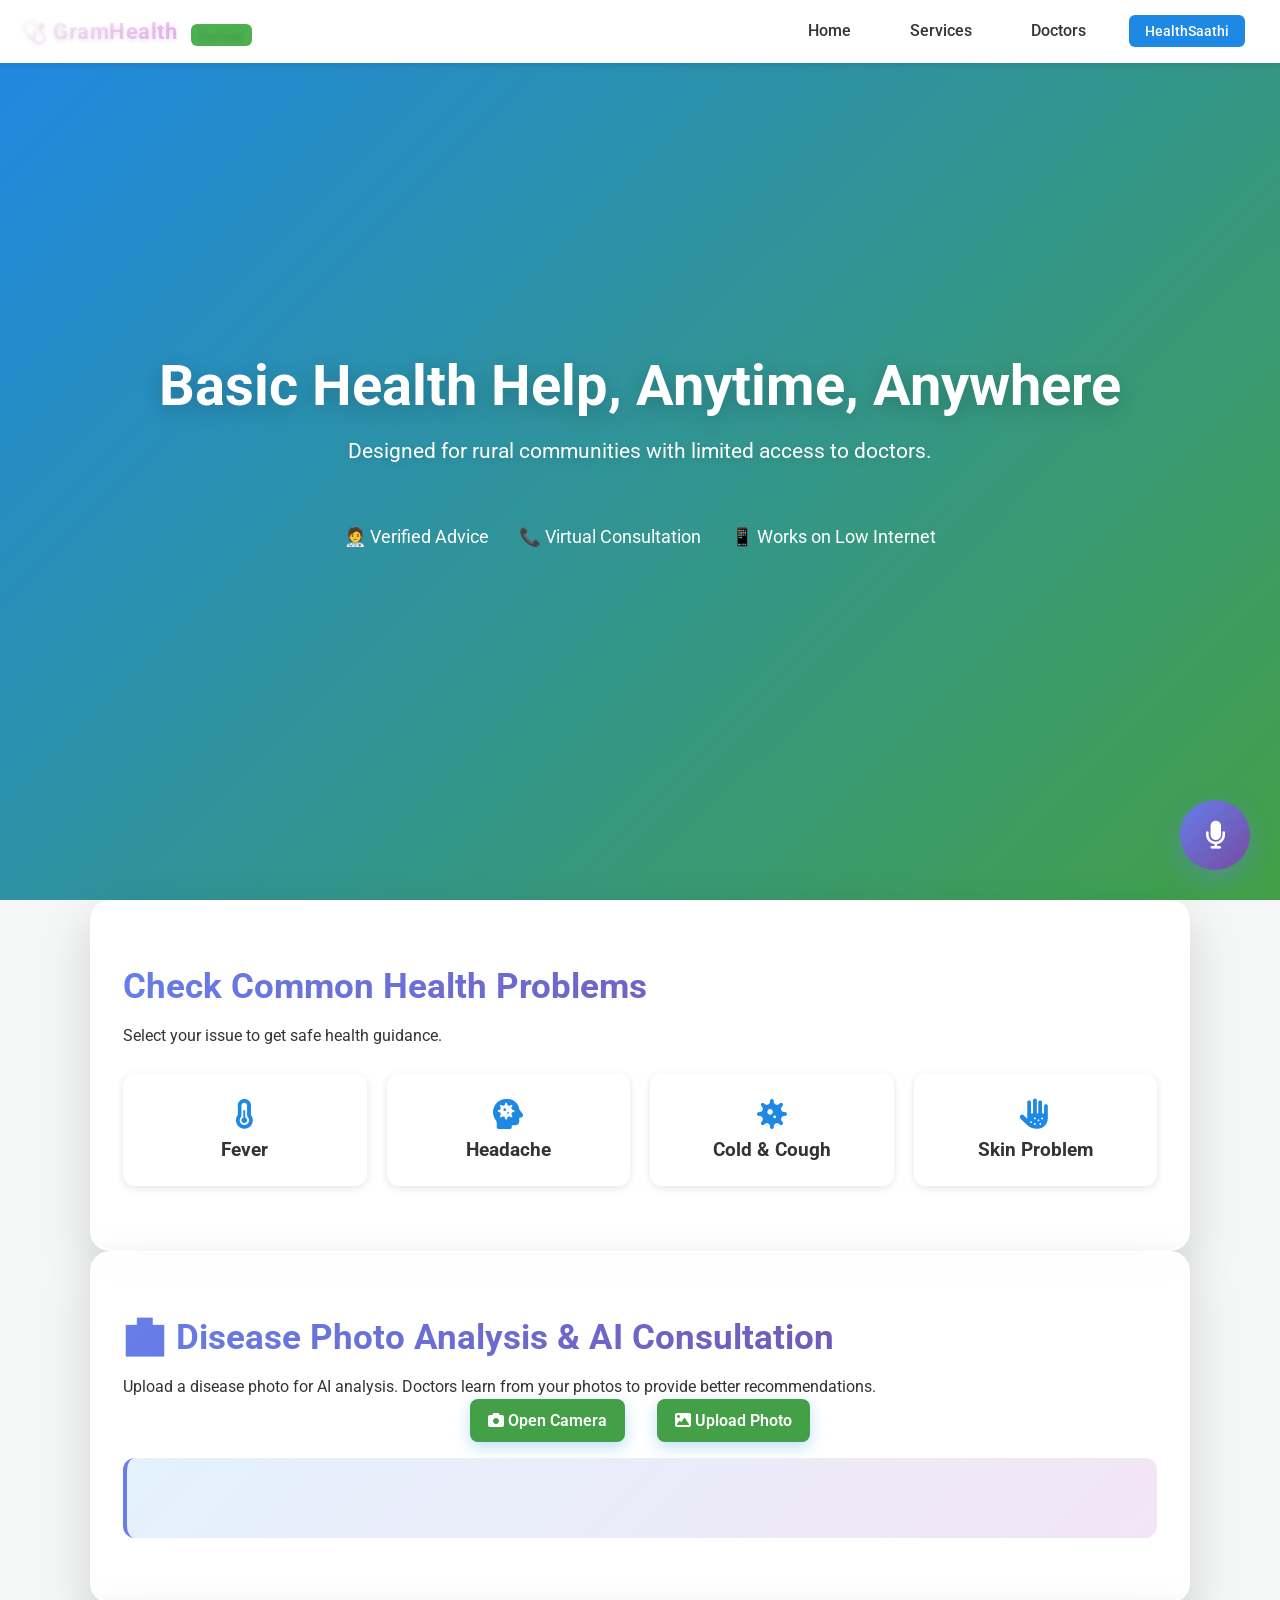
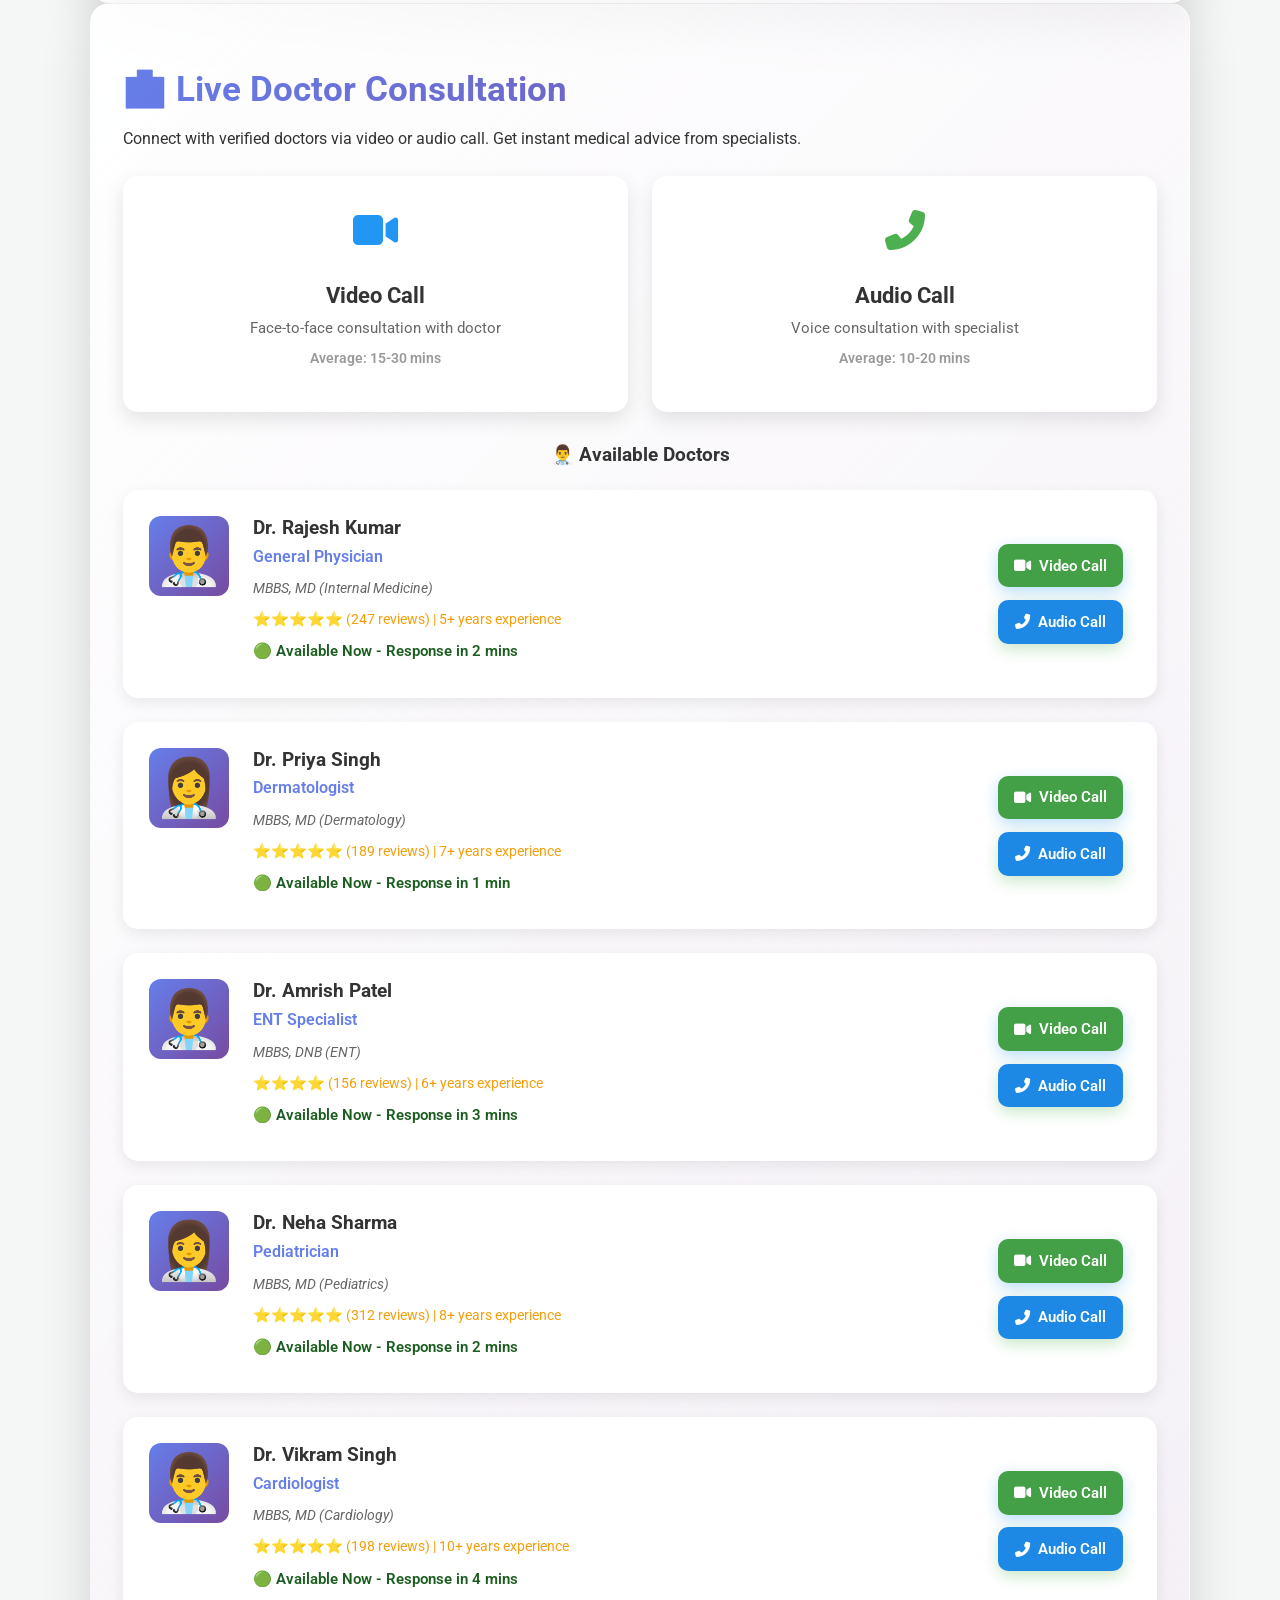
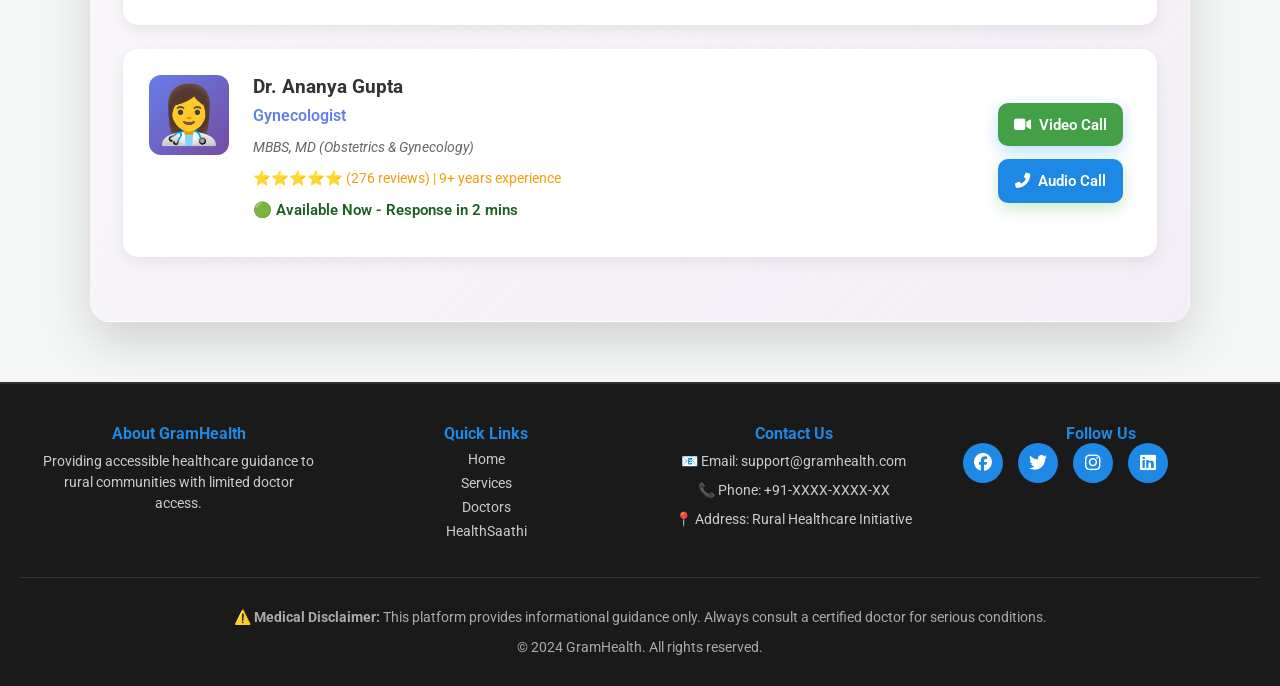
<file: hack.html>
<!DOCTYPE html>
<html lang="en">
<head>
<meta charset="UTF-8">
<meta name="viewport" content="width=device-width, initial-scale=1.0">
<title>GramHealth | Rural Healthcare Assistant</title>

<!-- Fonts & Icons -->
<link href="https://fonts.googleapis.com/css2?family=Roboto:wght@300;400;700&display=swap" rel="stylesheet">
<link rel="stylesheet" href="https://cdnjs.cloudflare.com/ajax/libs/font-awesome/6.5.0/css/all.min.css">
<link rel="stylesheet" href="style.css">

<style>
/* ================= GLOBAL ================= */
html {
    scroll-behavior: smooth;
}

body {
    margin: 0;
    font-family: 'Roboto', sans-serif;
    background: #f4f7f6;
    color: #333;
}

h1, h2 {
    margin-bottom: 10px;
}

p {
    line-height: 1.6;
}

.btn {
    padding: 12px 18px;
    border: none;
    border-radius: 8px;
    cursor: pointer;
    font-size: 16px;
}

.btn-primary {
    background: #1e88e5;
    color: #fff;
}

.btn-secondary {
    background: #43a047;
    color: #fff;
}

section {
    padding: 50px 20px;
}

/* ================= HEADER ================= */
header {
    background: #ffffff;
    padding: 15px 20px;
    display: flex;
    justify-content: space-between;
    align-items: center;
    box-shadow: 0 2px 5px rgba(0,0,0,0.1);
}

.logo {
    font-size: 22px;
    font-weight: bold;
}

.badge {
    background: #4caf50;
    color: #fff;
    padding: 4px 8px;
    border-radius: 6px;
    font-size: 12px;
    margin-left: 8px;
}

nav a {
    margin-right: 15px;
    text-decoration: none;
    color: #333;
    font-weight: 500;
}

.external-link {
    display: inline-block;
    background: #1e88e5;
    color: #fff;
    padding: 8px 16px;
    border-radius: 6px;
    text-decoration: none;
    font-weight: 500;
    font-size: 14px;
    transition: background 0.3s;
}

.external-link:hover {
    background: #1565c0;
}

/* ================= HERO ================= */
.hero {
    background: linear-gradient(135deg, #1e88e5, #43a047);
    color: #fff;
    text-align: center;
    padding: 70px 20px;
}

.hero-icons {
    display: flex;
    justify-content: center;
    gap: 30px;
    margin-top: 25px;
    flex-wrap: wrap;
}

.hero-icons div {
    font-size: 18px;
}

/* ================= CARD SECTIONS ================= */
.card-section {
    max-width: 1100px;
    margin: auto;
}

.cards {
    display: grid;
    grid-template-columns: repeat(auto-fit, minmax(200px, 1fr));
    gap: 20px;
    margin-top: 25px;
}

.card {
    background: #fff;
    padding: 25px;
    border-radius: 12px;
    box-shadow: 0 2px 8px rgba(0,0,0,0.1);
    text-align: center;
    cursor: pointer;
}

.card i {
    font-size: 30px;
    margin-bottom: 10px;
    color: #1e88e5;
}

/* ================= CHATBOT ================= */
.modal {
    display: none;
    position: fixed;
    inset: 0;
    background: rgba(0,0,0,0.6);
}

.modal-content {
    background: #fff;
    max-width: 400px;
    margin: 60px auto;
    border-radius: 12px;
    padding: 20px;
    display: flex;
    flex-direction: column;
    height: 500px;
}

.close {
    text-align: right;
    font-size: 22px;
    cursor: pointer;
}

#chat {
    flex: 1;
    overflow-y: auto;
    margin: 10px 0;
}

.msg {
    margin-bottom: 10px;
    padding: 8px 12px;
    border-radius: 8px;
    max-width: 80%;
}

.bot {
    background: #e3f2fd;
}

.user {
    background: #c8e6c9;
    align-self: flex-end;
}

.input-area {
    display: flex;
    gap: 10px;
}

input {
    flex: 1;
    padding: 10px;
}

/* ================= FOOTER ================= */
footer {
    background: #1a1a1a;
    color: #fff;
    padding: 40px 20px 20px;
    font-size: 14px;
    margin-top: 60px;
}

.footer-container {
    display: grid;
    grid-template-columns: repeat(auto-fit, minmax(200px, 1fr));
    gap: 30px;
    max-width: 1200px;
    margin: 0 auto 30px;
}

.footer-section h4 {
    margin-top: 0;
    color: #1e88e5;
    font-size: 16px;
}

.footer-section p {
    margin: 8px 0;
    color: #ccc;
    line-height: 1.5;
}

.footer-section ul {
    list-style: none;
    padding: 0;
    margin: 0;
}

.footer-section ul li {
    margin: 8px 0;
}

.footer-section ul li a {
    color: #ccc;
    text-decoration: none;
    transition: color 0.3s;
}

.footer-section ul li a:hover {
    color: #1e88e5;
}

.social-links {
    display: flex;
    gap: 15px;
}

.social-links a {
    display: inline-flex;
    align-items: center;
    justify-content: center;
    width: 40px;
    height: 40px;
    background: #1e88e5;
    color: #fff;
    border-radius: 50%;
    text-decoration: none;
    transition: background 0.3s;
    font-size: 18px;
}

.social-links a:hover {
    background: #1565c0;
}

.footer-bottom {
    border-top: 1px solid #333;
    padding-top: 20px;
    text-align: center;
    color: #aaa;
}

.footer-bottom p {
    margin: 8px 0;
}
</style>
</head>

<body>

<!-- Voice Chat Assistant Button -->
<button id="voice-chat-btn" class="voice-chat-button" title="Open Voice Chat Assistant">
    <i class="fas fa-microphone"></i>
</button>

<!-- Voice Chat Assistant Modal -->
<div id="voice-chat-modal" class="voice-modal">
    <div class="voice-modal-content">
        <span class="close-voice">&times;</span>
        <div class="voice-header">
            <div class="audio-icon-container">
                <i class="fas fa-ear" id="ear-icon"></i>
            </div>
            <h2>Virtual Health Assistant</h2>
            <p class="subtitle">Not a replacement for doctors</p>
        </div>
        
        <div class="voice-chat-area">
            <div id="voice-messages" class="voice-messages">
                <div class="voice-message bot greeting-message">
                    <strong>👋 Hello!</strong> Tell me your health problem.
                </div>
            </div>
        </div>
        
        <div id="audio-waves" class="audio-waves" style="display:none;">
            <div class="wave"></div>
            <div class="wave"></div>
            <div class="wave"></div>
            <div class="wave"></div>
            <div class="wave"></div>
        </div>
        
        <div class="voice-input-area">
            <input type="text" id="voice-text-input" class="voice-input" placeholder="Or type your problem...">
            <button id="send-voice-text" class="send-btn">
                <i class="fas fa-paper-plane"></i>
            </button>
        </div>
        
        <div class="voice-controls">
            <button id="start-listening" class="voice-btn listening-btn">
                <i class="fas fa-microphone"></i> Start Listening
            </button>
            <button id="stop-listening" class="voice-btn stop-btn" style="display:none;">
                <i class="fas fa-stop-circle"></i> Stop
            </button>
            <button id="toggle-voice-output" class="voice-btn">
                <i class="fas fa-volume-up"></i> Voice ON
            </button>
        </div>
        
        <div class="voice-info">
            <p id="status-text">Ready to listen... 🎤</p>
        </div>
    </div>
</div>

<!-- ================= HEADER ================= -->
<header>
    <div class="logo">🩺 GramHealth <span class="badge">Verified</span></div>
    <nav>
        <a href="#home">Home</a>
        <a href="#services">Services</a>
        <a href="#doctor">Doctors</a>
        <a href="https://healthsaathi.zapier.app" target="_blank" class="external-link">HealthSaathi</a>
    </nav>
</header>

<!-- ================= HERO ================= -->
<section class="hero" id="home">
    <h1>Basic Health Help, Anytime, Anywhere</h1>
    <p>Designed for rural communities with limited access to doctors.</p>

    <div class="hero-icons">
        <div>🧑‍⚕️ Verified Advice</div>
        <div>📞 Virtual Consultation</div>
        <div>📱 Works on Low Internet</div>
    </div>
</section>

<!-- ================= SERVICES ================= -->
<section class="card-section" id="services">
    <h2>Check Common Health Problems</h2>
    <p>Select your issue to get safe health guidance.</p>

    <div class="cards">
        <div class="card" onclick="startChat('fever')">
            <i class="fas fa-thermometer-half"></i>
            <h3>Fever</h3>
        </div>
        <div class="card" onclick="startChat('headache')">
            <i class="fas fa-head-side-virus"></i>
            <h3>Headache</h3>
        </div>
        <div class="card" onclick="startChat('cold')">
            <i class="fas fa-virus"></i>
            <h3>Cold & Cough</h3>
        </div>
        <div class="card" onclick="startChat('skin')">
            <i class="fas fa-allergies"></i>
            <h3>Skin Problem</h3>
        </div>
    </div>
</section>

<!-- ================= DISEASE PHOTO ANALYSIS ================= -->
<section class="card-section" id="photo-analysis">
    <h2>🏥 Disease Photo Analysis & AI Consultation</h2>
    <p>Upload a disease photo for AI analysis. Doctors learn from your photos to provide better recommendations.</p>
    
    <div class="analysis-container">
        <div class="upload-options">
            <button id="camera-btn" class="btn btn-secondary"><i class="fas fa-camera"></i> Open Camera</button>
            <label for="file-upload" class="btn btn-secondary" style="cursor:pointer; display:inline-block; margin:0 0.5rem; text-decoration:none;">
                <i class="fas fa-image"></i> Upload Photo
            </label>
            <input type="file" id="file-upload" accept="image/*" style="display:none;">
        </div>
        
        <video id="video" style="display:none; width:100%; max-width:400px; border-radius:10px; margin:1rem 0;"></video>
        <canvas id="canvas" style="display:none;"></canvas>
        <button id="capture-btn" class="btn btn-primary" style="display:none; margin:1rem 0;">
            <i class="fas fa-camera"></i> Capture & Analyze
        </button>
        
        <div id="analysis-result" class="analysis-result-box"></div>
        
        <div id="ai-response-section" style="display:none;" class="ai-response-section">
            <h3>🤖 AI Analysis & Doctor Recommendations</h3>
            <div id="ai-response" class="ai-response-box"></div>
            <button onclick="openBot()" class="btn btn-primary" style="margin-top:1rem;">
                <i class="fas fa-comments"></i> Chat with AI Doctor
            </button>
        </div>
    </div>
</section>

<!-- ================= LIVE DOCTOR CONSULTATION SECTION ================= -->
<section class="card-section" id="live-consultation">
    <h2>🏥 Live Doctor Consultation</h2>
    <p>Connect with verified doctors via video or audio call. Get instant medical advice from specialists.</p>
    
    <div class="consultation-options">
        <div class="option-card video-option">
            <i class="fas fa-video"></i>
            <h3>Video Call</h3>
            <p>Face-to-face consultation with doctor</p>
            <p class="time">Average: 15-30 mins</p>
        </div>
        <div class="option-card audio-option">
            <i class="fas fa-phone-alt"></i>
            <h3>Audio Call</h3>
            <p>Voice consultation with specialist</p>
            <p class="time">Average: 10-20 mins</p>
        </div>
    </div>

    <h3 style="margin-top:2rem; margin-bottom:1rem; text-align:center;">👨‍⚕️ Available Doctors</h3>
    
    <div class="doctors-list-section">
        <div class="doctor-list-card">
            <div class="doctor-info">
                <div class="doctor-avatar-circle">👨‍⚕️</div>
                <div class="doctor-details">
                    <h4>Dr. Rajesh Kumar</h4>
                    <p class="specialty">General Physician</p>
                    <p class="qualifications">MBBS, MD (Internal Medicine)</p>
                    <p class="rating">⭐⭐⭐⭐⭐ (247 reviews) | 5+ years experience</p>
                    <p class="status-info">🟢 Available Now - Response in 2 mins</p>
                </div>
            </div>
            <div class="doctor-actions">
                <button class="btn btn-secondary" onclick="initiateCall('Dr. Rajesh Kumar', 'video')">
                    <i class="fas fa-video"></i> Video Call
                </button>
                <button class="btn btn-primary" onclick="initiateCall('Dr. Rajesh Kumar', 'audio')">
                    <i class="fas fa-phone-alt"></i> Audio Call
                </button>
            </div>
        </div>

        <div class="doctor-list-card">
            <div class="doctor-info">
                <div class="doctor-avatar-circle">👩‍⚕️</div>
                <div class="doctor-details">
                    <h4>Dr. Priya Singh</h4>
                    <p class="specialty">Dermatologist</p>
                    <p class="qualifications">MBBS, MD (Dermatology)</p>
                    <p class="rating">⭐⭐⭐⭐⭐ (189 reviews) | 7+ years experience</p>
                    <p class="status-info">🟢 Available Now - Response in 1 min</p>
                </div>
            </div>
            <div class="doctor-actions">
                <button class="btn btn-secondary" onclick="initiateCall('Dr. Priya Singh', 'video')">
                    <i class="fas fa-video"></i> Video Call
                </button>
                <button class="btn btn-primary" onclick="initiateCall('Dr. Priya Singh', 'audio')">
                    <i class="fas fa-phone-alt"></i> Audio Call
                </button>
            </div>
        </div>

        <div class="doctor-list-card">
            <div class="doctor-info">
                <div class="doctor-avatar-circle">👨‍⚕️</div>
                <div class="doctor-details">
                    <h4>Dr. Amrish Patel</h4>
                    <p class="specialty">ENT Specialist</p>
                    <p class="qualifications">MBBS, DNB (ENT)</p>
                    <p class="rating">⭐⭐⭐⭐ (156 reviews) | 6+ years experience</p>
                    <p class="status-info">🟢 Available Now - Response in 3 mins</p>
                </div>
            </div>
            <div class="doctor-actions">
                <button class="btn btn-secondary" onclick="initiateCall('Dr. Amrish Patel', 'video')">
                    <i class="fas fa-video"></i> Video Call
                </button>
                <button class="btn btn-primary" onclick="initiateCall('Dr. Amrish Patel', 'audio')">
                    <i class="fas fa-phone-alt"></i> Audio Call
                </button>
            </div>
        </div>

        <div class="doctor-list-card">
            <div class="doctor-info">
                <div class="doctor-avatar-circle">👩‍⚕️</div>
                <div class="doctor-details">
                    <h4>Dr. Neha Sharma</h4>
                    <p class="specialty">Pediatrician</p>
                    <p class="qualifications">MBBS, MD (Pediatrics)</p>
                    <p class="rating">⭐⭐⭐⭐⭐ (312 reviews) | 8+ years experience</p>
                    <p class="status-info">🟢 Available Now - Response in 2 mins</p>
                </div>
            </div>
            <div class="doctor-actions">
                <button class="btn btn-secondary" onclick="initiateCall('Dr. Neha Sharma', 'video')">
                    <i class="fas fa-video"></i> Video Call
                </button>
                <button class="btn btn-primary" onclick="initiateCall('Dr. Neha Sharma', 'audio')">
                    <i class="fas fa-phone-alt"></i> Audio Call
                </button>
            </div>
        </div>

        <div class="doctor-list-card">
            <div class="doctor-info">
                <div class="doctor-avatar-circle">👨‍⚕️</div>
                <div class="doctor-details">
                    <h4>Dr. Vikram Singh</h4>
                    <p class="specialty">Cardiologist</p>
                    <p class="qualifications">MBBS, MD (Cardiology)</p>
                    <p class="rating">⭐⭐⭐⭐⭐ (198 reviews) | 10+ years experience</p>
                    <p class="status-info">🟢 Available Now - Response in 4 mins</p>
                </div>
            </div>
            <div class="doctor-actions">
                <button class="btn btn-secondary" onclick="initiateCall('Dr. Vikram Singh', 'video')">
                    <i class="fas fa-video"></i> Video Call
                </button>
                <button class="btn btn-primary" onclick="initiateCall('Dr. Vikram Singh', 'audio')">
                    <i class="fas fa-phone-alt"></i> Audio Call
                </button>
            </div>
        </div>

        <div class="doctor-list-card">
            <div class="doctor-info">
                <div class="doctor-avatar-circle">👩‍⚕️</div>
                <div class="doctor-details">
                    <h4>Dr. Ananya Gupta</h4>
                    <p class="specialty">Gynecologist</p>
                    <p class="qualifications">MBBS, MD (Obstetrics & Gynecology)</p>
                    <p class="rating">⭐⭐⭐⭐⭐ (276 reviews) | 9+ years experience</p>
                    <p class="status-info">🟢 Available Now - Response in 2 mins</p>
                </div>
            </div>
            <div class="doctor-actions">
                <button class="btn btn-secondary" onclick="initiateCall('Dr. Ananya Gupta', 'video')">
                    <i class="fas fa-video"></i> Video Call
                </button>
                <button class="btn btn-primary" onclick="initiateCall('Dr. Ananya Gupta', 'audio')">
                    <i class="fas fa-phone-alt"></i> Audio Call
                </button>
            </div>
        </div>
    </div>
</section>

<!-- ================= VIDEO CALL MODAL ================= -->
<div id="videoCallModal" class="modal">
    <div class="video-call-container">
        <div class="video-call-header">
            <h3>Video Consultation with <span id="doctorNameDisplay"></span></h3>
            <span class="close" onclick="endVideoCall()">&times;</span>
        </div>

        <div class="video-call-content">
            <div class="video-streams">
                <div class="video-box patient-video">
                    <div class="video-placeholder">
                        <i class="fas fa-camera"></i>
                        <p>Your Camera</p>
                    </div>
                    <p class="label">You</p>
                </div>

                <div class="video-box doctor-video">
                    <div class="video-placeholder doctor-video-placeholder">
                        <div class="doctor-avatar-large">👨‍⚕️</div>
                        <p id="doctorVideoName"></p>
                    </div>
                    <p class="label">Doctor</p>
                </div>
            </div>

            <div class="call-info">
                <p id="callTimer">00:00</p>
                <p id="callStatus">Connected ✓</p>
            </div>

            <div class="chat-section">
                <h4>💬 Chat with Doctor</h4>
                <div id="videoCallChat" class="video-call-chat"></div>
                <div class="chat-input-area">
                    <input type="text" id="videoChatInput" placeholder="Ask your question...">
                    <button onclick="sendVideoCallMessage()" class="btn btn-secondary" style="padding: 8px 16px;">
                        <i class="fas fa-paper-plane"></i> Send
                    </button>
                </div>
            </div>
        </div>

        <div class="video-controls">
            <button class="control-btn" id="toggleMic" onclick="toggleMic()" title="Toggle Microphone">
                <i class="fas fa-microphone"></i>
            </button>
            <button class="control-btn" id="toggleCamera" onclick="toggleCamera()" title="Toggle Camera">
                <i class="fas fa-video"></i>
            </button>
            <button class="control-btn" id="toggleScreen" onclick="shareScreen()" title="Share Screen">
                <i class="fas fa-share-square"></i>
            </button>
            <button class="control-btn end-call" onclick="endVideoCall()" title="End Call">
                <i class="fas fa-phone-slash"></i> End Call
            </button>
        </div>
    </div>
</div>

<!-- ================= CHATBOT ================= -->
<div class="modal" id="botModal">
    <div class="modal-content">
        <span class="close" onclick="closeBot()">&times;</span>
        <h3>Virtual Health Assistant</h3>
        <p style="font-size:13px;color:#666">Not a replacement for doctors</p>

        <div id="chat"></div>

        <div class="input-area">
            <input type="text" id="userInput" placeholder="Type your problem...">
            <button class="btn btn-secondary" onclick="sendMsg()">Send</button>
        </div>
    </div>
</div>

<!-- ================= FOOTER ================= -->
<footer>
    <div class="footer-container">
        <div class="footer-section">
            <h4>About GramHealth</h4>
            <p>Providing accessible healthcare guidance to rural communities with limited doctor access.</p>
        </div>
        
        <div class="footer-section">
            <h4>Quick Links</h4>
            <ul>
                <li><a href="#home">Home</a></li>
                <li><a href="#services">Services</a></li>
                <li><a href="#doctor">Doctors</a></li>
                <li><a href="https://healthsaathi.zapier.app" target="_blank">HealthSaathi</a></li>
            </ul>
        </div>
        
        <div class="footer-section">
            <h4>Contact Us</h4>
            <p>📧 Email: support@gramhealth.com</p>
            <p>📞 Phone: +91-XXXX-XXXX-XX</p>
            <p>📍 Address: Rural Healthcare Initiative</p>
        </div>
        
        <div class="footer-section">
            <h4>Follow Us</h4>
            <div class="social-links">
                <a href="#" title="Facebook"><i class="fab fa-facebook"></i></a>
                <a href="#" title="Twitter"><i class="fab fa-twitter"></i></a>
                <a href="#" title="Instagram"><i class="fab fa-instagram"></i></a>
                <a href="#" title="LinkedIn"><i class="fab fa-linkedin"></i></a>
            </div>
        </div>
    </div>
    
    <div class="footer-bottom">
        <p>⚠️ <strong>Medical Disclaimer:</strong> This platform provides informational guidance only. Always consult a certified doctor for serious conditions.</p>
        <p>&copy; 2024 GramHealth. All rights reserved.</p>
    </div>
</footer>

<script>
const chat = document.getElementById("chat");

function openBot() {
    document.getElementById("botModal").style.display = "block";
    botMsg("Hello! Tell me your health problem.");
}

function closeBot() {
    document.getElementById("botModal").style.display = "none";
    chat.innerHTML = "";
}

function botMsg(text) {
    const div = document.createElement("div");
    div.className = "msg bot";
    div.innerText = text;
    chat.appendChild(div);
    chat.scrollTop = chat.scrollHeight;
}

function userMsg(text) {
    const div = document.createElement("div");
    div.className = "msg user";
    div.innerText = text;
    chat.appendChild(div);
    chat.scrollTop = chat.scrollHeight;
}

function startChat(issue) {
    openBot();
    setTimeout(() => handleIssue(issue), 400);
}

function handleIssue(issue) {
    if (issue === "fever") {
        botMsg("You selected Fever.");
        botMsg("Since how many days do you have fever?");
        botMsg("Do you also have cough or cold?");
        botMsg("If fever lasts more than 3 days, please consult a doctor.");
    } 
    else if (issue === "headache") {
        botMsg("You selected Headache.");
        botMsg("Is the pain mild or severe?");
        botMsg("Drink water and rest.");
        botMsg("If pain continues, consult a health worker.");
    } 
    else if (issue === "cold") {
        botMsg("Cold & Cough selected.");
        botMsg("Do you have sore throat or fever?");
        botMsg("Warm fluids and rest are helpful.");
    } 
    else if (issue === "skin") {
        botMsg("Skin problem selected.");
        botMsg("Is there itching or redness?");
        botMsg("Avoid scratching and keep area clean.");
        botMsg("If condition worsens, consult a doctor.");
    }
}

function sendMsg() {
    const input = document.getElementById("userInput");
    if (!input.value) return;
    userMsg(input.value);
    botMsg("Thanks for sharing. Please consult a doctor if symptoms are serious.");
    input.value = "";
}

// ================ VOICE CHAT FUNCTIONALITY ================
const voiceChatBtn = document.getElementById('voice-chat-btn');
const voiceChatModal = document.getElementById('voice-chat-modal');
const closeVoiceBtn = document.querySelector('.close-voice');
const startListeningBtn = document.getElementById('start-listening');
const stopListeningBtn = document.getElementById('stop-listening');
const voiceTextInput = document.getElementById('voice-text-input');
const sendVoiceTextBtn = document.getElementById('send-voice-text');
const voiceMessagesDiv = document.getElementById('voice-messages');
const audioWaves = document.getElementById('audio-waves');
const statusText = document.getElementById('status-text');
const toggleVoiceOutputBtn = document.getElementById('toggle-voice-output');

let mediaRecorder;
let audioChunks = [];
let isListening = false;
let voiceOutputEnabled = true;
const SpeechRecognition = window.SpeechRecognition || window.webkitSpeechRecognition;
let recognition;

if (SpeechRecognition) {
    recognition = new SpeechRecognition();
    recognition.continuous = false;
    recognition.interimResults = true;
    recognition.lang = 'en-US';
}

// Open voice chat modal
voiceChatBtn.addEventListener('click', () => {
    voiceChatModal.style.display = 'block';
    statusText.textContent = '🎤 Ready to listen...';
});

// Close voice chat modal
closeVoiceBtn.addEventListener('click', () => {
    voiceChatModal.style.display = 'none';
    if (isListening) {
        stopListening();
    }
});

// Start listening to user
startListeningBtn.addEventListener('click', () => {
    if (!recognition) {
        alert('Speech recognition not supported in your browser. Please use Chrome, Edge, or Safari.');
        return;
    }
    
    isListening = true;
    audioChunks = [];
    startListeningBtn.style.display = 'none';
    stopListeningBtn.style.display = 'inline-block';
    audioWaves.style.display = 'flex';
    statusText.textContent = '🎤 Listening... Speak now!';
    voiceChatBtn.classList.add('listening');
    
    recognition.start();
});

// Stop listening
function stopListening() {
    if (recognition) {
        recognition.stop();
    }
    isListening = false;
    startListeningBtn.style.display = 'inline-block';
    stopListeningBtn.style.display = 'none';
    audioWaves.style.display = 'none';
    statusText.textContent = '✓ Recording ended';
    voiceChatBtn.classList.remove('listening');
}

stopListeningBtn.addEventListener('click', stopListening);

// Handle speech recognition results
if (recognition) {
    recognition.onstart = () => {
        statusText.textContent = '🎤 Listening...';
    };
    
    recognition.onresult = (event) => {
        let transcript = '';
        for (let i = event.resultIndex; i < event.results.length; i++) {
            transcript += event.results[i][0].transcript;
        }
        voiceTextInput.value = transcript;
        statusText.textContent = '✓ Heard: ' + transcript;
    };
    
    recognition.onerror = (event) => {
        statusText.textContent = '❌ Error: ' + event.error;
    };
    
    recognition.onend = () => {
        if (isListening) {
            statusText.textContent = '✓ Processing...';
        }
    };
}

// Send voice message
function sendVoiceMessage() {
    const message = voiceTextInput.value.trim();
    if (!message) return;
    
    // Add user message
    const userMsgDiv = document.createElement('div');
    userMsgDiv.className = 'voice-message user';
    userMsgDiv.innerHTML = `<strong>You:</strong> ${message}`;
    voiceMessagesDiv.appendChild(userMsgDiv);
    voiceMessagesDiv.scrollTop = voiceMessagesDiv.scrollHeight;
    
    voiceTextInput.value = '';
    statusText.textContent = '⏳ Doctor responding...';
    
    // Simulate doctor response
    setTimeout(() => {
        const doctorResponses = [
            'I understand your concern. Based on your symptoms, I recommend rest and hydration.',
            'That sounds like a common condition. Please monitor your symptoms closely.',
            'I suggest you take the prescribed medication and follow up in a few days.',
            'Your symptoms suggest you should consult a specialist. Would you like a referral?',
            'This may need further investigation. Please visit a clinic for proper examination.',
            'The treatment I recommend should help. Take it regularly as prescribed.',
            'If symptoms persist beyond 3 days, please seek immediate medical attention.',
            'Based on what you described, here is my advice and recommended treatment plan.'
        ];
        
        const response = doctorResponses[Math.floor(Math.random() * doctorResponses.length)];
        
        const botMsgDiv = document.createElement('div');
        botMsgDiv.className = 'voice-message bot';
        botMsgDiv.innerHTML = `<strong>👨‍⚕️ Doctor:</strong> ${response}`;
        voiceMessagesDiv.appendChild(botMsgDiv);
        voiceMessagesDiv.scrollTop = voiceMessagesDiv.scrollHeight;
        
        statusText.textContent = '✓ Response received';
        
        // Text-to-speech if enabled
        if (voiceOutputEnabled && 'speechSynthesis' in window) {
            const utterance = new SpeechSynthesisUtterance(response);
            utterance.rate = 1;
            utterance.pitch = 1;
            speechSynthesis.speak(utterance);
        }
    }, 1500);
}

sendVoiceTextBtn.addEventListener('click', sendVoiceMessage);
voiceTextInput.addEventListener('keypress', (e) => {
    if (e.key === 'Enter') sendVoiceMessage();
});

// Toggle voice output
toggleVoiceOutputBtn.addEventListener('click', () => {
    voiceOutputEnabled = !voiceOutputEnabled;
    if (voiceOutputEnabled) {
        toggleVoiceOutputBtn.innerHTML = '<i class="fas fa-volume-up"></i> Voice ON';
        toggleVoiceOutputBtn.style.background = 'linear-gradient(135deg, #667eea 0%, #764ba2 100%)';
        statusText.textContent = '🔊 Voice output enabled';
    } else {
        toggleVoiceOutputBtn.innerHTML = '<i class="fas fa-volume-mute"></i> Voice OFF';
        toggleVoiceOutputBtn.style.background = '#f5576c';
        statusText.textContent = '🔇 Voice output disabled';
    }
});

// Close modal when clicking outside
window.addEventListener('click', (e) => {
    if (e.target === voiceChatModal) {
        voiceChatModal.style.display = 'none';
        if (isListening) {
            stopListening();
        }
    }
});

const video = document.getElementById('video');
const canvas = document.getElementById('canvas');
const captureBtn = document.getElementById('capture-btn');
const cameraBtn = document.getElementById('camera-btn');
const fileUpload = document.getElementById('file-upload');
const resultDiv = document.getElementById('analysis-result');
const aiResponseSection = document.getElementById('ai-response-section');
const aiResponseDiv = document.getElementById('ai-response');

let uploadedImageData = null;

// AI Disease Database with detailed responses
const diseaseDatabase = {
    acne: {
        name: "Acne/Pimples",
        confidence: 85,
        description: "Bacterial infection causing inflamed skin with pustules",
        medicines: [
            "Benzoyl Peroxide 5% cream - Apply twice daily",
            "Salicylic Acid 2% serum - Morning application",
            "Azithromycin - Prescribed by doctor"
        ],
        treatment: [
            "Keep face clean and dry",
            "Avoid touching or squeezing pimples",
            "Use non-comedogenic moisturizer",
            "Apply sunscreen daily"
        ],
        duration: "4-8 weeks for improvement",
        doctor: "Dermatologist",
        warning: "⚠️ If severe or widespread, consult dermatologist immediately"
    },
    eczema: {
        name: "Eczema/Dermatitis",
        confidence: 78,
        description: "Chronic inflammatory skin condition causing itching and rashes",
        medicines: [
            "Hydrocortisone 1% cream - Apply 2-3 times daily",
            "Cetaphil moisturizer - Use generously",
            "Antihistamine if itching severe"
        ],
        treatment: [
            "Use lukewarm water for bathing",
            "Apply moisturizer immediately after bathing",
            "Avoid harsh soaps and chemicals",
            "Wear soft, breathable clothing",
            "Avoid known triggers (allergens)"
        ],
        duration: "Chronic - Ongoing management needed",
        doctor: "Dermatologist",
        warning: "⚠️ If spreading or becoming infected, seek medical care"
    },
    fungal: {
        name: "Fungal Infection",
        confidence: 82,
        description: "Skin infection caused by fungi (ringworm, candida, etc.)",
        medicines: [
            "Clotrimazole 1% cream - Apply twice daily for 2-4 weeks",
            "Miconazole 2% cream - Alternative option",
            "Oral Fluconazole - If severe (needs prescription)"
        ],
        treatment: [
            "Keep area clean and dry",
            "Avoid scratching to prevent spreading",
            "Wear loose, breathable clothing",
            "Change clothes and bedding frequently",
            "Avoid sharing towels or personal items"
        ],
        duration: "2-4 weeks with treatment",
        doctor: "Dermatologist or General Physician",
        warning: "⚠️ Highly contagious - Avoid skin contact with others"
    },
    psoriasis: {
        name: "Psoriasis",
        confidence: 75,
        description: "Autoimmune condition causing red, scaly patches",
        medicines: [
            "Salicylic Acid shampoo/cream",
            "Topical corticosteroids - As prescribed",
            "Calcipotriol cream - Vitamin D analog"
        ],
        treatment: [
            "Avoid harsh soaps and hot water",
            "Use moisturizer regularly",
            "Limit stress and get good sleep",
            "Avoid smoking and alcohol",
            "Get sunlight exposure (vitamin D)"
        ],
        duration: "Chronic - Regular management",
        doctor: "Dermatologist",
        warning: "⚠️ Requires professional diagnosis and ongoing treatment"
    },
    urticaria: {
        name: "Urticaria/Hives",
        confidence: 80,
        description: "Allergic reaction causing itchy, raised welts on skin",
        medicines: [
            "Cetirizine 10mg - Once daily",
            "Loratadine 10mg - Once daily",
            "Calamine lotion - For symptomatic relief"
        ],
        treatment: [
            "Identify and avoid allergen triggers",
            "Use cool compresses on affected areas",
            "Avoid hot showers and tight clothing",
            "Keep skin moisturized",
            "Avoid scratching to prevent infection"
        ],
        duration: "Usually resolves in 24-48 hours",
        doctor: "General Physician or Dermatologist",
        warning: "⚠️ If with difficulty breathing, seek emergency care immediately"
    }
};

// Camera functionality
cameraBtn.addEventListener('click', async () => {
    try {
        const stream = await navigator.mediaDevices.getUserMedia({ video: { facingMode: 'environment' } });
        video.srcObject = stream;
        video.style.display = 'block';
        captureBtn.style.display = 'block';
        cameraBtn.textContent = '✓ Camera Ready';
    } catch (err) {
        alert('📷 Camera not available. Please use "Upload Photo" instead.');
    }
});

// Capture image from camera
captureBtn.addEventListener('click', () => {
    const context = canvas.getContext('2d');
    canvas.width = video.videoWidth;
    canvas.height = video.videoHeight;
    context.drawImage(video, 0, 0);
    video.style.display = 'none';
    captureBtn.style.display = 'none';
    uploadedImageData = canvas.toDataURL();
    analyzeImage();
});

// File upload
fileUpload.addEventListener('change', (e) => {
    const file = e.target.files[0];
    if (file) {
        const reader = new FileReader();
        reader.onload = () => {
            uploadedImageData = reader.result;
            analyzeImage();
        };
        reader.readAsDataURL(file);
    }
});

// AI Image Analysis with mock disease detection
function analyzeImage() {
    resultDiv.innerHTML = '🔄 Analyzing image with AI... Please wait...';
    
    setTimeout(() => {
        // Simulate AI analysis - in production, this would use a real ML model
        const diseases = ['acne', 'eczema', 'fungal', 'psoriasis', 'urticaria'];
        const detectedDisease = diseases[Math.floor(Math.random() * diseases.length)];
        const diseaseInfo = diseaseDatabase[detectedDisease];
        
        // Display result
        resultDiv.innerHTML = `
            <div style="text-align:center; width:100%;">
                <h3 style="color:#1b5e20; margin-bottom:1rem;">✅ Analysis Complete</h3>
                <img src="${uploadedImageData}" style="max-width:250px; border-radius:10px; margin:1rem 0; box-shadow: 0 5px 15px rgba(0,0,0,0.2);">
            </div>
        `;
        
        // Show AI Response Section
        aiResponseSection.style.display = 'block';
        aiResponseDiv.innerHTML = `
            <h4>🩺 Detected Condition: ${diseaseInfo.name}</h4>
            <p><strong>Confidence Level:</strong> ${diseaseInfo.confidence}%</p>
            <p><strong>Description:</strong> ${diseaseInfo.description}</p>
            
            <h4>💊 Recommended Medicines:</h4>
            <ul>
                ${diseaseInfo.medicines.map(med => `<li>${med}</li>`).join('')}
            </ul>
            
            <h4>🏥 Treatment & Care:</h4>
            <ul>
                ${diseaseInfo.treatment.map(treat => `<li>${treat}</li>`).join('')}
            </ul>
            
            <h4>⏱️ Expected Duration:</h4>
            <p>${diseaseInfo.duration}</p>
            
            <h4>👨‍⚕️ Recommended Doctor:</h4>
            <p>Consult a <strong>${diseaseInfo.doctor}</strong></p>
            
            <h4 style="color:#d32f2f;">${diseaseInfo.warning}</h4>
            
            <p style="margin-top:1rem; padding:1rem; background:#fff3e0; border-radius:8px;">
                <strong>📝 Important:</strong> This is AI-generated analysis only. Always consult with a qualified doctor for proper diagnosis and treatment. This tool is for informational purposes.
            </p>
        `;
        
        // Store disease info for chatbot
        window.currentDiseaseInfo = diseaseInfo;
    }, 2000);
}

// Enhance chatbot to discuss uploaded disease photo
const originalHandleIssue = handleIssue;
window.handleIssue = function(issue) {
    if (window.currentDiseaseInfo && issue === 'skin') {
        botMsg(`I see you've uploaded a photo. The AI detected: <strong>${window.currentDiseaseInfo.name}</strong>`);
        botMsg(`Confidence: ${window.currentDiseaseInfo.confidence}%`);
        botMsg(`Recommended doctor: ${window.currentDiseaseInfo.doctor}`);
        botMsg('Would you like to know more about treatment options?');
    } else {
        originalHandleIssue(issue);
    }
};

// ================ VIDEO CALL FUNCTIONALITY ================
function openDoctorSelection() {
    const doctorModal = document.getElementById('doctorModal');
    doctorModal.style.display = 'block';
}

function closeDoctorModal() {
    const doctorModal = document.getElementById('doctorModal');
    doctorModal.style.display = 'none';
}

let callTimer = 0;
let timerInterval = null;
let micEnabled = true;
let cameraEnabled = true;
let callType = 'video'; // 'video' or 'audio'

function initiateCall(doctorName, type) {
    callType = type;
    startCall(doctorName, type);
}

function startCall(doctorName, type) {
    const videoCallModal = document.getElementById('videoCallModal');
    const doctorNameDisplay = document.getElementById('doctorNameDisplay');
    const doctorVideoName = document.getElementById('doctorVideoName');
    
    doctorNameDisplay.textContent = doctorName;
    doctorVideoName.textContent = doctorName;
    
    // Show/hide video elements based on call type
    const patientVideo = document.querySelector('.patient-video');
    const doctorVideo = document.querySelector('.doctor-video');
    const videoStreams = document.querySelector('.video-streams');
    
    if (type === 'audio') {
        videoStreams.style.display = 'none';
        document.getElementById('toggleCamera').style.display = 'none';
    } else {
        videoStreams.style.display = 'grid';
        document.getElementById('toggleCamera').style.display = 'inline-block';
    }
    
    videoCallModal.style.display = 'block';
    
    // Reset chat
    const chatBox = document.getElementById('videoCallChat');
    chatBox.innerHTML = '';
    
    // Initial greeting from doctor
    setTimeout(() => {
        const msg = document.createElement('div');
        msg.className = 'msg doctor';
        msg.innerHTML = `<strong>${doctorName}:</strong> Hello! I'm ready to help you. Please tell me about your health concern.`;
        chatBox.appendChild(msg);
        chatBox.scrollTop = chatBox.scrollHeight;
    }, 800);
    
    // Start call timer
    callTimer = 0;
    if (timerInterval) clearInterval(timerInterval);
    timerInterval = setInterval(() => {
        callTimer++;
        const mins = Math.floor(callTimer / 60).toString().padStart(2, '0');
        const secs = (callTimer % 60).toString().padStart(2, '0');
        document.getElementById('callTimer').textContent = `${mins}:${secs}`;
    }, 1000);
    
    // Store current doctor info
    window.currentDoctor = {
        name: doctorName,
        type: type
    };
}

function endVideoCall() {
    clearInterval(timerInterval);
    const videoCallModal = document.getElementById('videoCallModal');
    videoCallModal.style.display = 'none';
    
    const callTypeText = callType === 'video' ? 'Video Call' : 'Audio Call';
    alert(`Thank you for consulting with ${window.currentDoctor.name}!\n\n${callTypeText} Duration: ${document.getElementById('callTimer').textContent}\n\nYour prescription and health records have been sent to your email.`);
}

function toggleMic() {
    micEnabled = !micEnabled;
    const btn = document.getElementById('toggleMic');
    if (micEnabled) {
        btn.style.background = 'linear-gradient(135deg, #667eea 0%, #764ba2 100%)';
        btn.innerHTML = '<i class="fas fa-microphone"></i>';
    } else {
        btn.style.background = '#f5576c';
        btn.innerHTML = '<i class="fas fa-microphone-slash"></i>';
    }
}

function toggleCamera() {
    cameraEnabled = !cameraEnabled;
    const btn = document.getElementById('toggleCamera');
    if (cameraEnabled) {
        btn.style.background = 'linear-gradient(135deg, #667eea 0%, #764ba2 100%)';
        btn.innerHTML = '<i class="fas fa-video"></i>';
    } else {
        btn.style.background = '#f5576c';
        btn.innerHTML = '<i class="fas fa-video-slash"></i>';
    }
}

function shareScreen() {
    alert('Screen sharing activated! 📱\n\nShowing your device screen to the doctor.');
}

function sendVideoCallMessage() {
    const input = document.getElementById('videoChatInput');
    const chatBox = document.getElementById('videoCallChat');
    
    if (!input.value.trim()) return;
    
    // User message
    const userMsg = document.createElement('div');
    userMsg.className = 'msg user';
    userMsg.innerHTML = `<strong>You:</strong> ${input.value}`;
    chatBox.appendChild(userMsg);
    
    input.value = '';
    chatBox.scrollTop = chatBox.scrollHeight;
    
    // Doctor response (simulated)
    setTimeout(() => {
        const responses = [
            'I understand. Let me examine this further.',
            'Based on what you\'re describing, I recommend...',
            'This is a common condition. Here\'s what I suggest:',
            'Have you experienced any other symptoms?',
            'I\'ll prescribe the appropriate medication for you.',
            'Please follow these instructions and monitor your progress.',
            'If symptoms persist, please visit a clinic for tests.',
            'That\'s good to hear. Continue with the treatment.',
            'Let me send you a prescription. You\'ll receive it shortly.',
            'Please take this medicine and rest for a few days.'
        ];
        
        const doctorMsg = document.createElement('div');
        doctorMsg.className = 'msg doctor';
        doctorMsg.innerHTML = `<strong>${window.currentDoctor.name}:</strong> ${responses[Math.floor(Math.random() * responses.length)]}`;
        chatBox.appendChild(doctorMsg);
        chatBox.scrollTop = chatBox.scrollHeight;
    }, 1000);
}

// Close modals when clicking outside
window.onclick = function(e) {
    const videoCallModal = document.getElementById('videoCallModal');
    
    if (e.target === videoCallModal) {
        videoCallModal.style.display = 'none';
    }
};
</script>

</body>
</html>
</file>
<file: style.css>
* {
    margin: 0;
    padding: 0;
    box-sizing: border-box;
    font-family: 'Roboto', sans-serif;
}

body {
    background: linear-gradient(135deg, #667eea 0%, #764ba2 50%, #f093fb 100%);
    color: #1a1a2e;
    transition: background 0.3s, color 0.3s;
    min-height: 100vh;
}

body.dark {
    background: linear-gradient(135deg, #0f3460 0%, #16213e 50%, #1a1a2e 100%);
    color: #e0e0e0;
}

/* ============= LIVE DOCTOR CONSULTATION ============= */
#live-consultation {
    background: linear-gradient(135deg, rgba(255,255,255,0.95) 0%, rgba(240, 147, 251, 0.08) 100%);
}

.consultation-options {
    display: grid;
    grid-template-columns: repeat(auto-fit, minmax(250px, 1fr));
    gap: 1.5rem;
    margin: 1.5rem 0;
}

.option-card {
    padding: 2rem;
    background: white;
    border-radius: 15px;
    text-align: center;
    box-shadow: 0 8px 20px rgba(0,0,0,0.1);
    transition: all 0.3s ease;
    border: 2px solid transparent;
    cursor: pointer;
}

.option-card:hover {
    transform: translateY(-5px);
    box-shadow: 0 15px 35px rgba(0,0,0,0.15);
    border-color: #667eea;
}

.option-card i {
    font-size: 2.5rem;
    margin-bottom: 1rem;
    color: #667eea;
}

.option-card.video-option i {
    color: #2196F3;
}

.option-card.audio-option i {
    color: #4CAF50;
}

.option-card h3 {
    color: #333;
    margin: 1rem 0 0.5rem 0;
    font-size: 1.4rem;
}

.option-card p {
    color: #666;
    margin: 0.5rem 0;
    font-size: 0.95rem;
}

.option-card .time {
    color: #999;
    font-size: 0.85rem;
    font-weight: 600;
}

.doctors-list-section {
    display: flex;
    flex-direction: column;
    gap: 1.5rem;
    margin-top: 1.5rem;
}

.doctor-list-card {
    display: grid;
    grid-template-columns: 1fr auto;
    align-items: center;
    gap: 2rem;
    background: white;
    padding: 1.5rem;
    border-radius: 15px;
    box-shadow: 0 5px 15px rgba(0,0,0,0.08);
    transition: all 0.3s ease;
    border: 2px solid transparent;
}

.doctor-list-card:hover {
    transform: translateX(5px);
    box-shadow: 0 10px 25px rgba(102, 126, 234, 0.15);
    border-color: #667eea;
}

.doctor-info {
    display: flex;
    gap: 1.5rem;
    align-items: flex-start;
}

.doctor-avatar-circle {
    font-size: 3.5rem;
    min-width: 80px;
    text-align: center;
    height: 80px;
    display: flex;
    align-items: center;
    justify-content: center;
    background: linear-gradient(135deg, #667eea 0%, #764ba2 100%);
    border-radius: 12px;
    color: white;
}

.doctor-details h4 {
    margin: 0 0 0.3rem 0;
    color: #333;
    font-size: 1.2rem;
}

.doctor-details .specialty {
    color: #667eea;
    font-weight: 600;
    margin: 0.2rem 0;
}

.doctor-details .qualifications {
    color: #666;
    font-size: 0.9rem;
    margin: 0.5rem 0;
    font-style: italic;
}

.doctor-details .rating {
    color: #f59e0b;
    font-size: 0.9rem;
    margin: 0.5rem 0;
}

.doctor-details .status-info {
    color: #1b5e20;
    font-weight: 600;
    margin: 0.5rem 0;
    font-size: 0.95rem;
}

.doctor-actions {
    display: flex;
    flex-direction: column;
    gap: 0.8rem;
    min-width: 140px;
}

.doctor-actions .btn {
    padding: 0.8rem 1rem;
    font-size: 0.95rem;
    border-radius: 10px;
    transition: all 0.3s ease;
    font-weight: 600;
    display: flex;
    align-items: center;
    justify-content: center;
    gap: 0.5rem;
}

.doctor-actions .btn:hover {
    transform: scale(1.05);
}

@media (max-width: 768px) {
    .doctor-list-card {
        grid-template-columns: 1fr;
        gap: 1rem;
    }
    
    .doctor-actions {
        flex-direction: row;
        min-width: unset;
    }
    
    .doctor-info {
        gap: 1rem;
    }
    
    .doctor-avatar-circle {
        font-size: 2.5rem;
        min-width: 70px;
        height: 70px;
    }
}


/* ============= VIDEO CALL MODAL ============= */
.video-call-container {
    background: linear-gradient(135deg, #1a1a2e 0%, #16213e 100%);
    border-radius: 20px;
    padding: 1.5rem;
    max-width: 900px;
    margin: 5% auto;
    color: white;
    box-shadow: 0 25px 50px rgba(0,0,0,0.4);
    position: fixed;
    top: 50%;
    left: 50%;
    transform: translate(-50%, -50%);
    width: 90%;
    max-height: 90vh;
    overflow-y: auto;
    z-index: 10000;
}

.video-call-header {
    display: flex;
    justify-content: space-between;
    align-items: center;
    margin-bottom: 1.5rem;
    border-bottom: 2px solid rgba(255,255,255,0.1);
    padding-bottom: 1rem;
}

.video-call-header h3 {
    margin: 0;
    color: #fff;
    font-size: 1.3rem;
}

.video-call-content {
    margin-bottom: 1.5rem;
}

.video-streams {
    display: grid;
    grid-template-columns: 1fr 1fr;
    gap: 1.5rem;
    margin-bottom: 1.5rem;
}

.video-box {
    background: #0f3460;
    border-radius: 15px;
    overflow: hidden;
    aspect-ratio: 4/3;
    position: relative;
    border: 2px solid rgba(102, 126, 234, 0.3);
}

.video-placeholder {
    width: 100%;
    height: 100%;
    display: flex;
    flex-direction: column;
    align-items: center;
    justify-content: center;
    background: linear-gradient(135deg, #0f3460 0%, #16213e 100%);
    color: #667eea;
}

.video-placeholder i {
    font-size: 3rem;
    margin-bottom: 1rem;
}

.video-placeholder p {
    margin: 0;
    font-weight: 600;
}

.doctor-video-placeholder {
    background: linear-gradient(135deg, #667eea 0%, #764ba2 100%);
}

.doctor-avatar-large {
    font-size: 4rem;
    margin-bottom: 1rem;
}

.video-box .label {
    position: absolute;
    bottom: 10px;
    left: 10px;
    background: rgba(0,0,0,0.6);
    padding: 0.5rem 1rem;
    border-radius: 20px;
    font-weight: 600;
}

.call-info {
    text-align: center;
    margin-bottom: 1.5rem;
}

#callTimer {
    font-size: 1.5rem;
    font-weight: 700;
    margin: 0.5rem 0;
    color: #4CAF50;
}

#callStatus {
    color: #e0e0e0;
    margin: 0.5rem 0;
}

.chat-section {
    background: rgba(255,255,255,0.05);
    padding: 1.5rem;
    border-radius: 12px;
    margin-bottom: 1.5rem;
    border: 1px solid rgba(102, 126, 234, 0.2);
}

.chat-section h4 {
    margin: 0 0 1rem 0;
    color: #fff;
}

.video-call-chat {
    background: rgba(0,0,0,0.3);
    padding: 1rem;
    border-radius: 8px;
    height: 200px;
    overflow-y: auto;
    margin-bottom: 1rem;
}

.video-call-chat .msg {
    margin-bottom: 0.8rem;
    padding: 0.8rem;
    border-radius: 8px;
    max-width: 100%;
    word-wrap: break-word;
}

.video-call-chat .msg.user {
    background: #4CAF50;
    color: white;
    text-align: right;
}

.video-call-chat .msg.doctor {
    background: #2196F3;
    color: white;
}

.chat-input-area {
    display: flex;
    gap: 0.5rem;
}

#videoChatInput {
    flex: 1;
    padding: 0.8rem;
    border: 1px solid rgba(102, 126, 234, 0.3);
    border-radius: 8px;
    background: rgba(255,255,255,0.1);
    color: white;
    font-size: 1rem;
}

#videoChatInput::placeholder {
    color: rgba(255,255,255,0.5);
}

#videoChatInput:focus {
    outline: none;
    border-color: #667eea;
    background: rgba(102, 126, 234, 0.1);
}

.video-controls {
    display: flex;
    justify-content: center;
    gap: 1rem;
    padding-top: 1rem;
    border-top: 1px solid rgba(255,255,255,0.1);
}

.control-btn {
    width: 50px;
    height: 50px;
    border-radius: 50%;
    border: none;
    background: linear-gradient(135deg, #667eea 0%, #764ba2 100%);
    color: white;
    font-size: 1.2rem;
    cursor: pointer;
    transition: all 0.3s ease;
    box-shadow: 0 5px 15px rgba(102, 126, 234, 0.3);
}

.control-btn:hover {
    transform: scale(1.1);
    box-shadow: 0 8px 20px rgba(102, 126, 234, 0.5);
}

.control-btn.end-call {
    background: linear-gradient(135deg, #f5576c 0%, #ff1654 100%);
}

.control-btn.end-call:hover {
    box-shadow: 0 8px 20px rgba(245, 87, 108, 0.5);
}

@media (max-width: 768px) {
    .video-streams {
        grid-template-columns: 1fr;
    }
    
    .video-call-container {
        width: 95%;
        padding: 1rem;
    }
    
    .doctors-grid {
        grid-template-columns: repeat(auto-fit, minmax(150px, 1fr));
    }
}

    display: {
    flex-direction: column;
    align-items: center;
    gap: 1.5rem;
    margin-top: 2rem;
    padding: 2rem;
    background: rgba(255, 255, 255, 0.7);
    border-radius: 15px;
}

.upload-options {
    display: flex;
    gap: 1rem;
    flex-wrap: wrap;
    justify-content: center;
    width: 100%;
}

.analysis-result-box {
    width: 100%;
    padding: 1.5rem;
    background: linear-gradient(135deg, #e3f2fd 0%, #f3e5f5 100%);
    border-radius: 12px;
    border-left: 4px solid #667eea;
    min-height: 80px;
    display: flex;
    align-items: center;
    justify-content: center;
    text-align: center;
    font-weight: 500;
    color: #333;
}

.analysis-result-box img {
    max-width: 250px;
    border-radius: 12px;
    margin-top: 1rem;
    box-shadow: 0 8px 20px rgba(0,0,0,0.15);
}

.ai-response-section {
    width: 100%;
    padding: 2rem;
    background: linear-gradient(135deg, #c8e6c9 0%, #b2dfdb 50%, #a8d8ea 100%);
    border-radius: 15px;
    box-shadow: 0 10px 30px rgba(76, 175, 80, 0.2);
}

.ai-response-section h3 {
    color: #1b5e20;
    margin-bottom: 1rem;
    font-size: 1.3rem;
}

.ai-response-box {
    background: white;
    padding: 1.5rem;
    border-radius: 10px;
    border-left: 5px solid #43a047;
    margin-bottom: 1rem;
    line-height: 1.8;
    color: #333;
}

.ai-response-box h4 {
    color: #1b5e20;
    margin-top: 1rem;
    margin-bottom: 0.5rem;
    font-weight: 700;
}

.ai-response-box p {
    margin: 0.5rem 0;
}

.ai-response-box ul {
    margin: 1rem 0 1rem 2rem;
    color: #333;
}

.ai-response-box li {
    margin: 0.5rem 0;
}

/* ============= VOICE CHAT ASSISTANT ============= */
.voice-chat-button {
    position: fixed;
    bottom: 30px;
    right: 30px;
    width: 70px;
    height: 70px;
    border-radius: 50%;
    background: linear-gradient(135deg, #667eea 0%, #764ba2 100%);
    color: white;
    border: none;
    font-size: 28px;
    cursor: pointer;
    box-shadow: 0 8px 25px rgba(102, 126, 234, 0.4);
    z-index: 999;
    transition: all 0.3s ease;
    display: flex;
    align-items: center;
    justify-content: center;
}

.voice-chat-button:hover {
    transform: scale(1.1);
    box-shadow: 0 12px 35px rgba(102, 126, 234, 0.6);
}

.voice-chat-button.listening {
    animation: pulse 0.5s infinite;
    background: linear-gradient(135deg, #f093fb 0%, #f5576c 100%);
}

@keyframes pulse {
    0% {
        box-shadow: 0 8px 25px rgba(245, 87, 108, 0.4);
    }
    50% {
        box-shadow: 0 8px 35px rgba(245, 87, 108, 0.7);
    }
    100% {
        box-shadow: 0 8px 25px rgba(245, 87, 108, 0.4);
    }
}

.voice-modal {
    display: none;
    position: fixed;
    z-index: 1001;
    left: 0;
    top: 0;
    width: 100%;
    height: 100%;
    background-color: rgba(0, 0, 0, 0.5);
    backdrop-filter: blur(5px);
}

.voice-modal-content {
    background: linear-gradient(135deg, #ffffff 0%, #f5f5f5 100%);
    margin: auto;
    padding: 0;
    border-radius: 20px;
    width: 90%;
    max-width: 500px;
    max-height: 80vh;
    box-shadow: 0 15px 45px rgba(0, 0, 0, 0.3);
    display: flex;
    flex-direction: column;
    position: absolute;
    top: 50%;
    left: 50%;
    transform: translate(-50%, -50%);
    overflow: hidden;
}

body.dark .voice-modal-content {
    background: linear-gradient(135deg, #1a1a2e 0%, #16213e 100%);
    color: #e0e0e0;
}

.close-voice {
    position: absolute;
    right: 20px;
    top: 15px;
    font-size: 28px;
    font-weight: bold;
    color: #aaa;
    cursor: pointer;
    z-index: 10;
    transition: 0.3s;
}

.close-voice:hover {
    color: #000;
}

body.dark .close-voice:hover {
    color: #fff;
}

.voice-header {
    padding: 25px;
    background: linear-gradient(135deg, #667eea 0%, #764ba2 100%);
    color: white;
    text-align: center;
    border-bottom: 3px solid rgba(255, 255, 255, 0.1);
}

.audio-icon-container {
    margin-bottom: 15px;
}

#ear-icon {
    font-size: 48px;
    color: #fff;
    animation: earListen 0.6s ease-in-out infinite;
}

@keyframes earListen {
    0%, 100% {
        transform: scale(1);
    }
    50% {
        transform: scale(1.1);
    }
}

.voice-header h2 {
    margin: 0 0 5px 0;
    font-size: 24px;
    font-weight: 700;
}

.subtitle {
    margin: 0;
    font-size: 13px;
    opacity: 0.85;
    font-weight: 300;
}

#status-text {
    margin: 0;
    font-size: 13px;
    opacity: 0.9;
    font-weight: 500;
}

.voice-chat-area {
    flex: 1;
    overflow-y: auto;
    padding: 20px;
    display: flex;
    flex-direction: column;
    gap: 12px;
}

#voice-messages {
    display: flex;
    flex-direction: column;
    gap: 12px;
}

.greeting-message {
    margin-bottom: 20px;
    font-size: 16px;
}

.voice-message {
    padding: 12px 16px;
    border-radius: 12px;
    animation: slideIn 0.3s ease;
    word-wrap: break-word;
    line-height: 1.5;
}

@keyframes slideIn {
    from {
        opacity: 0;
        transform: translateY(10px);
    }
    to {
        opacity: 1;
        transform: translateY(0);
    }
}

.voice-message.user {
    background: linear-gradient(135deg, #667eea 0%, #764ba2 100%);
    color: white;
    align-self: flex-end;
    max-width: 85%;
    border-bottom-right-radius: 0;
}

.voice-message.bot {
    background: #f0f0f0;
    color: #333;
    align-self: flex-start;
    max-width: 85%;
    border-bottom-left-radius: 0;
    border-left: 4px solid #667eea;
}

body.dark .voice-message.bot {
    background: #2a2a3e;
    color: #e0e0e0;
}

/* Audio Waves Animation */
.audio-waves {
    display: flex;
    align-items: center;
    justify-content: center;
    gap: 5px;
    padding: 15px;
    height: 60px;
}

.wave {
    width: 4px;
    background: linear-gradient(135deg, #667eea 0%, #764ba2 100%);
    border-radius: 2px;
    animation: waveAnimation 0.6s ease-in-out infinite;
}

.wave:nth-child(1) {
    height: 20px;
    animation-delay: 0s;
}

.wave:nth-child(2) {
    height: 35px;
    animation-delay: 0.1s;
}

.wave:nth-child(3) {
    height: 45px;
    animation-delay: 0.2s;
}

.wave:nth-child(4) {
    height: 35px;
    animation-delay: 0.1s;
}

.wave:nth-child(5) {
    height: 20px;
    animation-delay: 0s;
}

@keyframes waveAnimation {
    0%, 100% {
        height: 20px;
        opacity: 0.5;
    }
    50% {
        height: 50px;
        opacity: 1;
    }
}

/* Voice Input Area */
.voice-input-area {
    display: flex;
    gap: 10px;
    padding: 12px;
    background: rgba(0, 0, 0, 0.02);
    border-bottom: 1px solid rgba(0, 0, 0, 0.1);
}

.voice-input {
    flex: 1;
    padding: 12px 15px;
    border: 2px solid #ddd;
    border-radius: 25px;
    font-size: 14px;
    outline: none;
    transition: all 0.3s ease;
}

.voice-input:focus {
    border-color: #667eea;
    box-shadow: 0 0 10px rgba(102, 126, 234, 0.2);
}

body.dark .voice-input {
    background: #2a2a3e;
    color: #e0e0e0;
    border-color: #444;
}

.send-btn {
    padding: 12px 18px;
    background: linear-gradient(135deg, #667eea 0%, #764ba2 100%);
    color: white;
    border: none;
    border-radius: 25px;
    cursor: pointer;
    transition: all 0.3s ease;
    font-size: 16px;
}

.send-btn:hover {
    transform: translateY(-2px);
    box-shadow: 0 5px 15px rgba(102, 126, 234, 0.3);
}

.voice-controls {
    display: flex;
    gap: 10px;
    padding: 15px;
    background: rgba(0, 0, 0, 0.02);
    flex-wrap: wrap;
    justify-content: center;
}

.voice-btn {
    padding: 12px 18px;
    border: none;
    border-radius: 25px;
    cursor: pointer;
    font-weight: 600;
    transition: all 0.3s ease;
    font-size: 14px;
    display: flex;
    align-items: center;
    gap: 8px;
}

.listening-btn {
    background: linear-gradient(135deg, #4CAF50 0%, #45a049 100%);
    color: white;
    box-shadow: 0 4px 15px rgba(76, 175, 80, 0.3);
}

.listening-btn:hover {
    transform: translateY(-2px);
    box-shadow: 0 6px 20px rgba(76, 175, 80, 0.4);
}

.stop-btn {
    background: linear-gradient(135deg, #f5576c 0%, #f093fb 100%);
    color: white;
    box-shadow: 0 4px 15px rgba(245, 87, 108, 0.3);
}

.stop-btn:hover {
    transform: translateY(-2px);
    box-shadow: 0 6px 20px rgba(245, 87, 108, 0.4);
}

.voice-btn {
    background: linear-gradient(135deg, #2196F3 0%, #1976D2 100%);
    color: white;
    box-shadow: 0 4px 15px rgba(33, 150, 243, 0.3);
}

.voice-btn:hover {
    transform: translateY(-2px);
    box-shadow: 0 6px 20px rgba(33, 150, 243, 0.4);
}

.voice-info {
    padding: 12px 20px;
    background: rgba(102, 126, 234, 0.1);
    text-align: center;
    border-top: 1px solid rgba(102, 126, 234, 0.2);
}

.voice-info p {
    margin: 0;
    font-size: 12px;
    color: #666;
}

body.dark .voice-info p {
    color: #aaa;
}

header {
    display: flex;
    justify-content: space-between;
    align-items: center;
    padding: 1rem 2rem;
    background: rgba(255, 255, 255, 0.05);
    backdrop-filter: blur(15px);
    position: fixed;
    width: 100%;
    z-index: 1000;
    border-bottom: 1px solid rgba(255, 255, 255, 0.1);
    box-shadow: 0 5px 20px rgba(0,0,0,0.1);
}

.logo {
    font-size: 1.8rem;
    font-weight: 900;
    letter-spacing: 0.5px;
    background: linear-gradient(135deg, #fff 0%, #f093fb 100%);
    -webkit-background-clip: text;
    -webkit-text-fill-color: transparent;
    background-clip: text;
    text-shadow: 0 2px 4px rgba(0,0,0,0.1);
}

nav a, .btn-primary, .btn-secondary {
    margin: 0 0.5rem;
    text-decoration: none;
    padding: 0.5rem 1rem;
    border-radius: 25px;
    transition: all 0.3s;
}

.btn-primary {
    background: linear-gradient(135deg, #4CAF50 0%, #45a049 100%);
    color: white;
    border: none;
    font-weight: 600;
    box-shadow: 0 5px 15px rgba(76, 175, 80, 0.3);
}

.btn-primary:hover {
    transform: translateY(-2px);
    box-shadow: 0 8px 20px rgba(76, 175, 80, 0.4);
}

.btn-secondary {
    background: linear-gradient(135deg, #2196F3 0%, #1976D2 100%);
    color: white;
    border: none;
    font-weight: 600;
    box-shadow: 0 5px 15px rgba(33, 150, 243, 0.3);
}

.btn-secondary:hover {
    transform: translateY(-2px);
    box-shadow: 0 8px 20px rgba(33, 150, 243, 0.4);
}

.toggle-btn {
    background: none;
    border: none;
    color: inherit;
    font-size: 1.2rem;
}

.hero {
    height: 100vh;
    display: flex;
    flex-direction: column;
    justify-content: center;
    align-items: center;
    text-align: center;
    color: white;
    animation: fadeIn 1s;
    padding-top: 80px;
    background: linear-gradient(135deg, rgba(102, 126, 234, 0.8) 0%, rgba(118, 75, 162, 0.8) 50%, rgba(240, 147, 251, 0.8) 100%);
}

.hero h1 {
    font-size: 3.5rem;
    margin-bottom: 1rem;
    font-weight: 700;
    text-shadow: 0 5px 20px rgba(0,0,0,0.2);
}

.hero p {
    font-size: 1.3rem;
    margin-bottom: 2rem;
    text-shadow: 0 3px 10px rgba(0,0,0,0.1);
}

@keyframes fadeIn {
    from { opacity: 0; }
    to { opacity: 1; }
}

.card-section {
    padding: 4rem 2rem;
    margin: 2rem;
    background: rgba(255, 255, 255, 0.95);
    border-radius: 20px;
    box-shadow: 0 20px 50px rgba(0,0,0,0.15);
    transition: transform 0.3s, box-shadow 0.3s;
    border: 1px solid rgba(255, 255, 255, 0.3);
}

.card-section:hover {
    transform: translateY(-8px);
    box-shadow: 0 25px 60px rgba(102, 126, 234, 0.2);
}

.card-section h2 {
    background: linear-gradient(135deg, #667eea 0%, #764ba2 100%);
    -webkit-background-clip: text;
    -webkit-text-fill-color: transparent;
    background-clip: text;
    margin-bottom: 1rem;
    font-size: 2.2rem;
}

.analysis-container {
    display: flex;
    flex-direction: column;
    align-items: center;
    gap: 1rem;
}

#video, #canvas {
    width: 300px;
    height: 200px;
    border-radius: 10px;
    border: 2px solid #ddd;
}

.file-input {
    padding: 0.5rem;
    border-radius: 5px;
}

.modal {
    display: none;
    position: fixed;
    z-index: 1000;
    left: 0;
    top: 0;
    width: 100%;
    height: 100%;
    background: rgba(0,0,0,0.5);
    animation: slideIn 0.3s;
}

@keyframes slideIn {
    from { transform: translateY(-100%); }
    to { transform: translateY(0); }
}

.modal-content {
    background: linear-gradient(135deg, #ffffff 0%, #f5f5f5 100%);
    margin: 10% auto;
    padding: 2rem;
    border-radius: 20px;
    width: 90%;
    max-width: 600px;
    position: relative;
    box-shadow: 0 25px 50px rgba(0,0,0,0.2);
    border: 1px solid rgba(255, 255, 255, 0.5);
}

.modal-content h2 {
    background: linear-gradient(135deg, #667eea 0%, #764ba2 100%);
    -webkit-background-clip: text;
    -webkit-text-fill-color: transparent;
    background-clip: text;
    margin-bottom: 1.5rem;
}

.close {
    position: absolute;
    top: 10px;
    right: 20px;
    font-size: 2rem;
    cursor: pointer;
}

#chat-messages {
    height: 300px;
    overflow-y: auto;
    border: 2px solid #e0e0e0;
    padding: 1rem;
    background: linear-gradient(135deg, #f9f9f9 0%, #ffffff 100%);
    border-radius: 15px;
    margin-bottom: 1rem;
    box-shadow: inset 0 2px 5px rgba(0,0,0,0.05);
}

.message {
    margin: 0.5rem 0;
    padding: 0.75rem 1rem;
    border-radius: 12px;
    animation: messageFade 0.5s;
}

@keyframes messageFade {
    from { opacity: 0; transform: translateY(10px); }
    to { opacity: 1; transform: translateY(0); }
}

.message.user {
    background: linear-gradient(135deg, #4CAF50 0%, #45a049 100%);
    color: white;
    text-align: right;
    box-shadow: 0 3px 10px rgba(76, 175, 80, 0.2);
}

.message.bot {
    background: linear-gradient(135deg, #e0e0e0 0%, #d0d0d0 100%);
    color: #333;
    box-shadow: 0 3px 10px rgba(0,0,0,0.1);
}

#quick-replies {
    display: flex;
    gap: 0.5rem;
    margin-bottom: 1rem;
    flex-wrap: wrap;
    justify-content: center;
}

.quick-btn {
    padding: 0.6rem 1.2rem;
    background: linear-gradient(135deg, #2196F3 0%, #1976D2 100%);
    color: white;
    border: none;
    border-radius: 25px;
    cursor: pointer;
    font-weight: 600;
    transition: all 0.3s;
    box-shadow: 0 4px 12px rgba(33, 150, 243, 0.25);
}

.quick-btn:hover {
    transform: translateY(-3px);
    box-shadow: 0 6px 18px rgba(33, 150, 243, 0.35);
}

.input-container {
    display: flex;
    gap: 0.5rem;
}

#user-input {
    flex: 1;
    padding: 0.75rem 1.2rem;
    border-radius: 25px;
    border: 2px solid #e0e0e0;
    transition: border-color 0.3s, box-shadow 0.3s;
    font-size: 1rem;
}

#user-input:focus {
    outline: none;
    border-color: #667eea;
    box-shadow: 0 0 10px rgba(102, 126, 234, 0.2);
}

#send-btn {
    padding: 0.75rem 1.2rem;
    background: linear-gradient(135deg, #667eea 0%, #764ba2 100%);
    color: white;
    border: none;
    border-radius: 25px;
    cursor: pointer;
    font-weight: 600;
    transition: all 0.3s;
    box-shadow: 0 4px 12px rgba(102, 126, 234, 0.3);
}

#send-btn:hover {
    transform: translateY(-2px);
    box-shadow: 0 6px 18px rgba(102, 126, 234, 0.4);
}

footer {
    text-align: center;
    padding: 2rem 1rem;
    background: rgba(0,0,0,0.2);
    border-top: 2px solid rgba(255, 255, 255, 0.1);
}

@media (max-width: 768px) {
    header { flex-direction: column; }
    .hero { padding: 2rem; }
}
</file>
